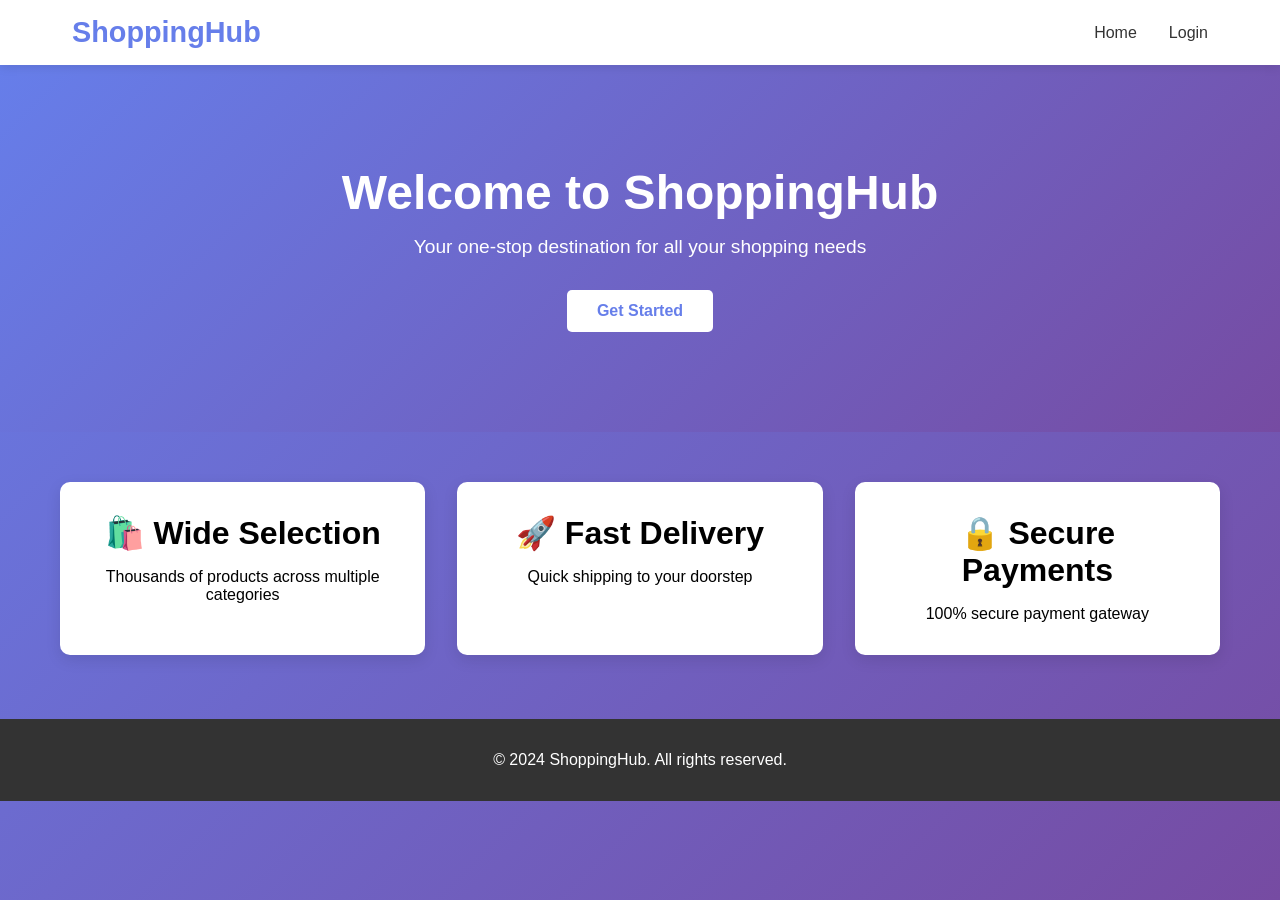
<file: index.html>
<!DOCTYPE html>
<html lang="en">
<head>
    <meta charset="UTF-8">
    <meta name="viewport" content="width=device-width, initial-scale=1.0">
    <title>E-Commerce Store</title>
    <link rel="stylesheet" href="css/style.css">
</head>
<body>
    <nav class="navbar">
        <div class="nav-container">
            <div class="logo">
                <h2>ShoppingHub</h2>
            </div>
            <ul class="nav-links">
                <li><a href="index.html">Home</a></li>
                <li><a href="login.html">Login</a></li>
            </ul>
        </div>
    </nav>

    <div class="hero">
        <div class="hero-content">
            <h1>Welcome to ShoppingHub</h1>
            <p>Your one-stop destination for all your shopping needs</p>
            <a href="login.html" class="cta-button">Get Started</a>
        </div>
    </div>

    <div class="features">
        <div class="feature-card">
            <h3>🛍️ Wide Selection</h3>
            <p>Thousands of products across multiple categories</p>
        </div>
        <div class="feature-card">
            <h3>🚀 Fast Delivery</h3>
            <p>Quick shipping to your doorstep</p>
        </div>
        <div class="feature-card">
            <h3>🔒 Secure Payments</h3>
            <p>100% secure payment gateway</p>
        </div>
    </div>

    <footer>
        <p>&copy; 2024 ShoppingHub. All rights reserved.</p>
    </footer>
</body>
</html>
</file>
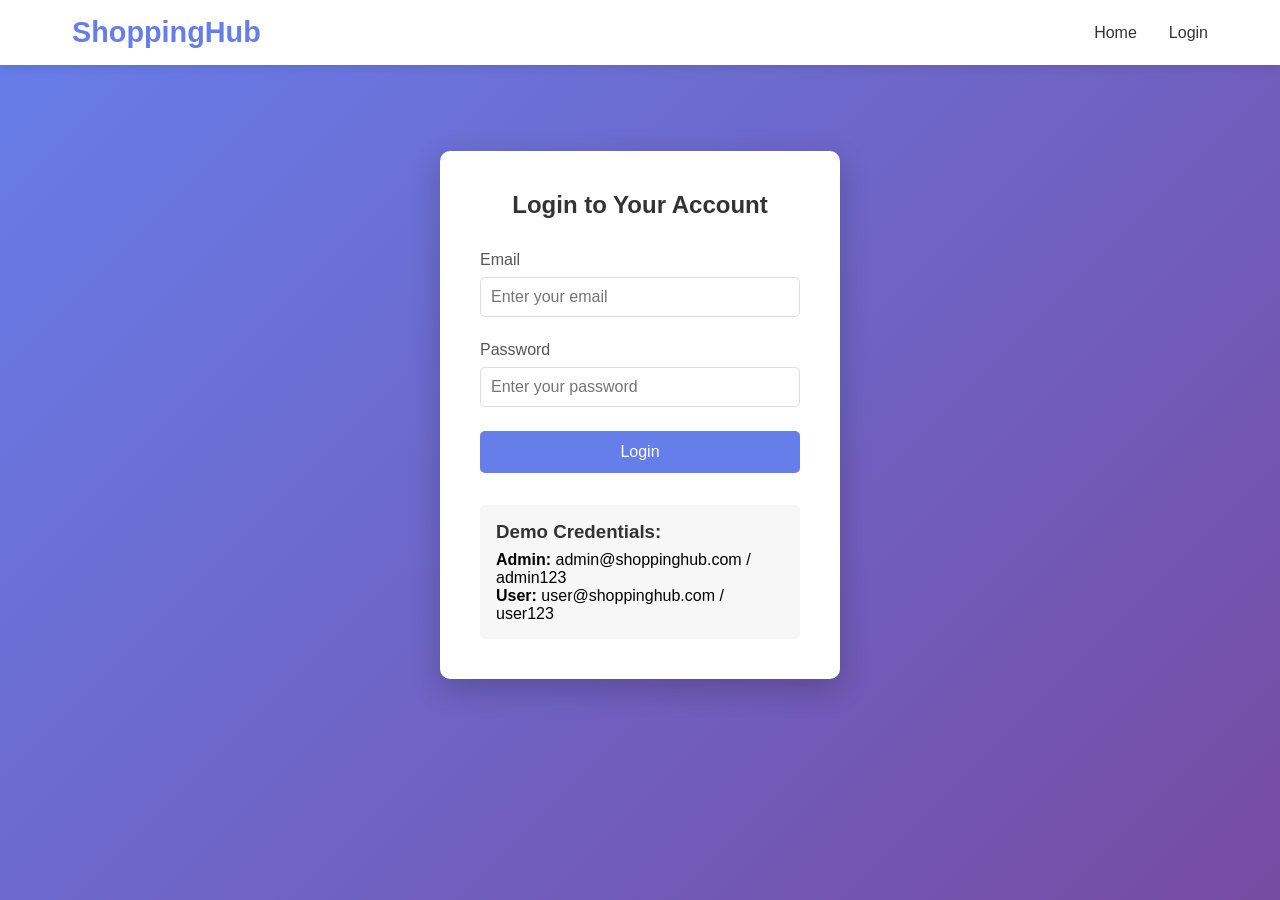
<file: admin-dashboard.html>
<!DOCTYPE html>
<html lang="en">
<head>
    <meta charset="UTF-8">
    <meta name="viewport" content="width=device-width, initial-scale=1.0">
    <title>Admin Dashboard - ShoppingHub</title>
    <link rel="stylesheet" href="css/style.css">
</head>
<body>
    <nav class="navbar">
        <div class="nav-container">
            <div class="logo">
                <h2>ShoppingHub - Admin Panel</h2>
            </div>
            <ul class="nav-links">
                <li><a href="#" onclick="showSection('products')">Products</a></li>
                <li><a href="#" onclick="showSection('orders')">Orders</a></li>
                <li><a href="#" onclick="showSection('users')">Users</a></li>
                <li><a href="login.html" onclick="logout()">Logout</a></li>
            </ul>
        </div>
    </nav>

    <div class="dashboard-container">
        <div id="productsSection" class="dashboard-section active">
            <h2>Manage Products</h2>
            <button class="add-btn" onclick="showAddProductForm()">+ Add New Product</button>
            
            <div id="addProductForm" class="modal" style="display:none">
                <div class="modal-content">
                    <span class="close" onclick="closeModal()">&times;</span>
                    <h3>Add New Product</h3>
                    <form id="productForm">
                        <input type="text" id="productName" placeholder="Product Name" required>
                        <input type="number" id="productPrice" placeholder="Price" required>
                        <input type="text" id="productCategory" placeholder="Category" required>
                        <textarea id="productDesc" placeholder="Description" rows="3"></textarea>
                        <button type="submit">Add Product</button>
                    </form>
                </div>
            </div>

            <div class="products-grid" id="adminProductsGrid"></div>
        </div>

        <div id="ordersSection" class="dashboard-section">
            <h2>All Orders</h2>
            <div class="orders-list" id="ordersList"></div>
        </div>

        <div id="usersSection" class="dashboard-section">
            <h2>Registered Users</h2>
            <div class="users-list" id="usersList"></div>
        </div>
    </div>

    <script src="data/products.js"></script>
    <script src="js/admin.js"></script>
</body>
</html>
</file>
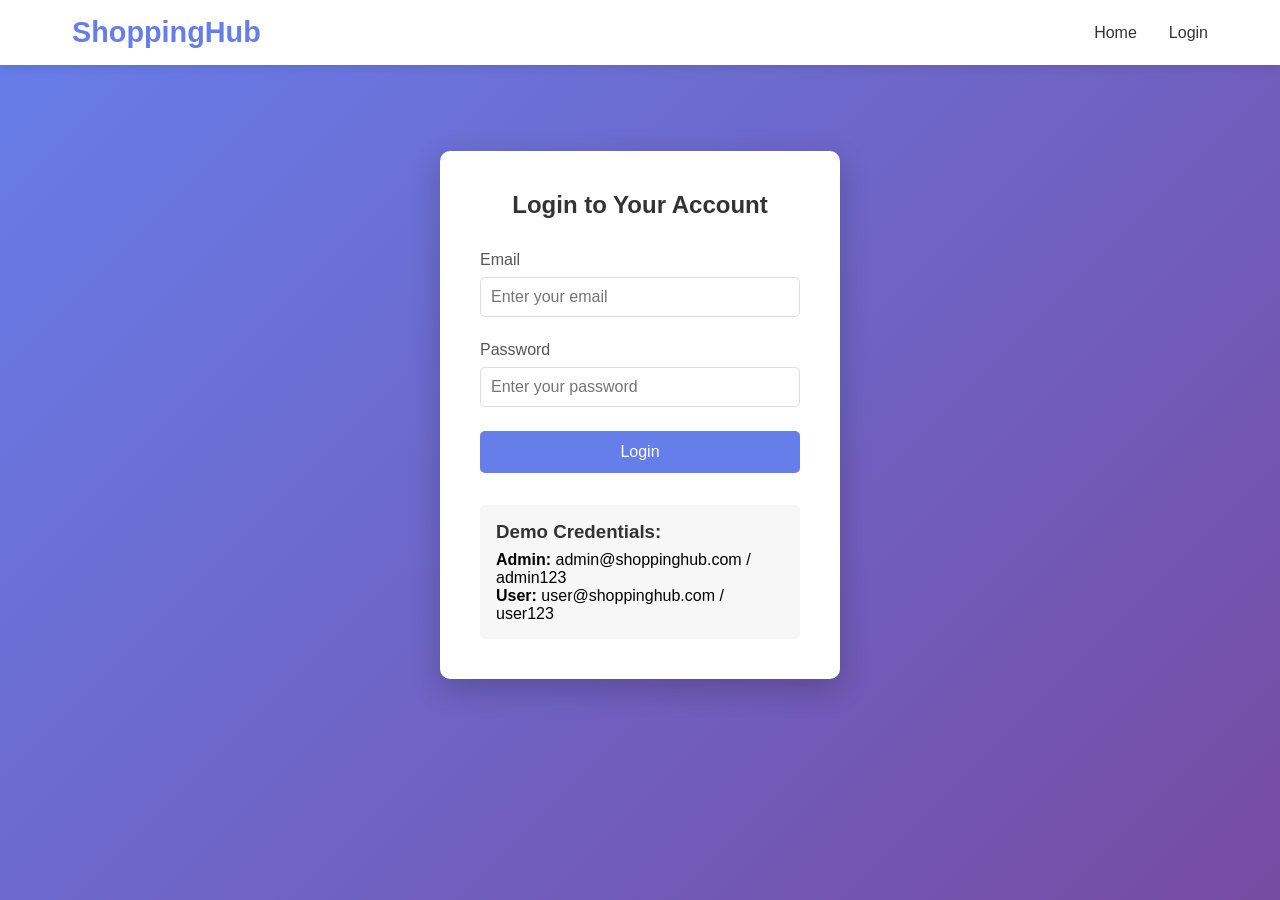
<file: login.html>
<!DOCTYPE html>
<html lang="en">
<head>
    <meta charset="UTF-8">
    <meta name="viewport" content="width=device-width, initial-scale=1.0">
    <title>Login - ShoppingHub</title>
    <link rel="stylesheet" href="css/style.css">
</head>
<body>
    <nav class="navbar">
        <div class="nav-container">
            <div class="logo">
                <h2>ShoppingHub</h2>
            </div>
            <ul class="nav-links">
                <li><a href="index.html">Home</a></li>
                <li><a href="login.html">Login</a></li>
            </ul>
        </div>
    </nav>

    <div class="login-container">
        <div class="login-card">
            <h2>Login to Your Account</h2>
            <form id="loginForm">
                <div class="input-group">
                    <label for="email">Email</label>
                    <input type="email" id="email" placeholder="Enter your email" required>
                </div>
                <div class="input-group">
                    <label for="password">Password</label>
                    <input type="password" id="password" placeholder="Enter your password" required>
                </div>
                <button type="submit" class="login-btn">Login</button>
            </form>
            <div id="errorMsg" class="error-message"></div>
            <div class="demo-info">
                <h3>Demo Credentials:</h3>
                <p><strong>Admin:</strong> admin@shoppinghub.com / admin123</p>
                <p><strong>User:</strong> user@shoppinghub.com / user123</p>
            </div>
        </div>
    </div>

    <script src="data/products.js"></script>
    <script src="js/auth.js"></script>
</body>
</html>
</file>
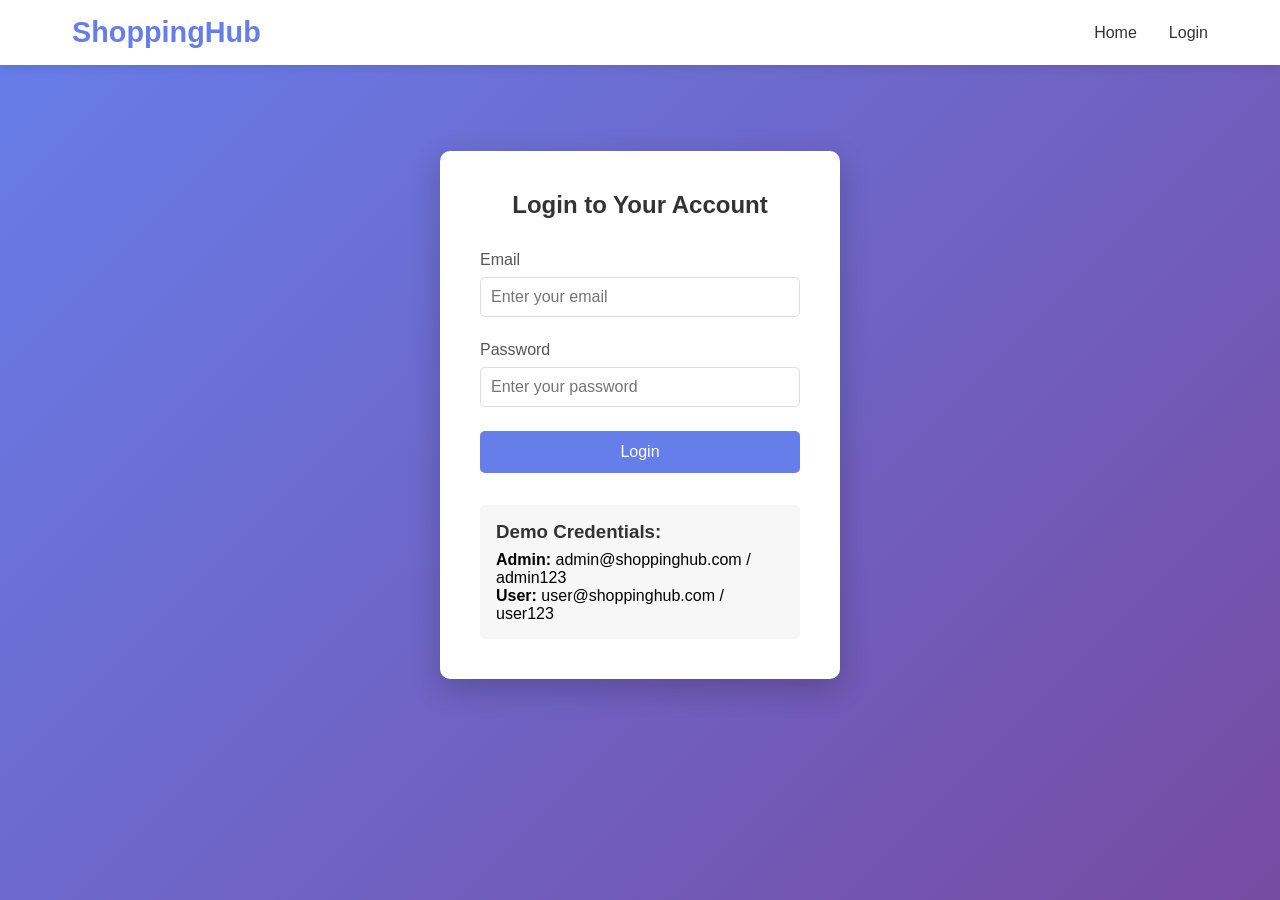
<file: user-dashboard.html>
<!DOCTYPE html>
<html lang="en">
<head>
    <meta charset="UTF-8">
    <meta name="viewport" content="width=device-width, initial-scale=1.0">
    <title>User Dashboard - ShoppingHub</title>
    <link rel="stylesheet" href="css/style.css">
</head>
<body>
    <nav class="navbar">
        <div class="nav-container">
            <div class="logo">
                <h2>ShoppingHub</h2>
            </div>
            <ul class="nav-links">
                <li><a href="#" onclick="showSection('products')">Products</a></li>
                <li><a href="#" onclick="showSection('cart')">Cart (<span id="cartCount">0</span>)</a></li>
                <li><a href="#" onclick="showSection('orders')">My Orders</a></li>
                <li><a href="login.html" onclick="logout()">Logout</a></li>
            </ul>
        </div>
    </nav>

    <div class="dashboard-container">
        <div id="productsSection" class="dashboard-section active">
            <h2>Our Products</h2>
            <div class="products-grid" id="userProductsGrid"></div>
        </div>

        <div id="cartSection" class="dashboard-section">
            <h2>Shopping Cart</h2>
            <div id="cartItems"></div>
            <div class="cart-summary">
                <h3>Total: $<span id="cartTotal">0</span></h3>
                <button class="checkout-btn" onclick="checkout()">Checkout</button>
            </div>
        </div>

        <div id="ordersSection" class="dashboard-section">
            <h2>My Order History</h2>
            <div id="userOrders"></div>
        </div>
    </div>

    <script src="data/products.js"></script>
    <script src="js/cart.js"></script>
    <script src="js/user.js"></script>
</body>
</html>
</file>
<file: css/style.css>
* {
    margin: 0;
    padding: 0;
    box-sizing: border-box;
}

body {
    font-family: 'Segoe UI', Tahoma, Geneva, Verdana, sans-serif;
    background: linear-gradient(135deg, #667eea 0%, #764ba2 100%);
    min-height: 100vh;
}

.navbar {
    background: white;
    box-shadow: 0 2px 10px rgba(0,0,0,0.1);
    position: sticky;
    top: 0;
    z-index: 1000;
}

.nav-container {
    max-width: 1200px;
    margin: 0 auto;
    padding: 1rem 2rem;
    display: flex;
    justify-content: space-between;
    align-items: center;
}

.logo h2 {
    color: #667eea;
    font-size: 1.8rem;
}

.nav-links {
    display: flex;
    list-style: none;
    gap: 2rem;
}

.nav-links a {
    text-decoration: none;
    color: #333;
    font-weight: 500;
    transition: color 0.3s;
}

.nav-links a:hover {
    color: #667eea;
}

.hero {
    background: linear-gradient(135deg, #667eea 0%, #764ba2 100%);
    padding: 100px 20px;
    text-align: center;
    color: white;
}

.hero-content h1 {
    font-size: 3rem;
    margin-bottom: 1rem;
}

.hero-content p {
    font-size: 1.2rem;
    margin-bottom: 2rem;
}

.cta-button {
    display: inline-block;
    padding: 12px 30px;
    background: white;
    color: #667eea;
    text-decoration: none;
    border-radius: 5px;
    font-weight: bold;
    transition: transform 0.3s;
}

.cta-button:hover {
    transform: translateY(-2px);
}

.features {
    max-width: 1200px;
    margin: 50px auto;
    display: grid;
    grid-template-columns: repeat(auto-fit, minmax(300px, 1fr));
    gap: 2rem;
    padding: 0 20px;
}

.feature-card {
    background: white;
    padding: 2rem;
    border-radius: 10px;
    text-align: center;
    box-shadow: 0 5px 15px rgba(0,0,0,0.1);
    transition: transform 0.3s;
}

.feature-card:hover {
    transform: translateY(-5px);
}

.feature-card h3 {
    font-size: 2rem;
    margin-bottom: 1rem;
}

.login-container {
    display: flex;
    justify-content: center;
    align-items: center;
    min-height: calc(100vh - 200px);
    padding: 2rem;
}

.login-card {
    background: white;
    padding: 2.5rem;
    border-radius: 10px;
    box-shadow: 0 10px 30px rgba(0,0,0,0.2);
    width: 100%;
    max-width: 400px;
}

.login-card h2 {
    text-align: center;
    color: #333;
    margin-bottom: 2rem;
}

.input-group {
    margin-bottom: 1.5rem;
}

.input-group label {
    display: block;
    margin-bottom: 0.5rem;
    color: #555;
}

.input-group input {
    width: 100%;
    padding: 10px;
    border: 1px solid #ddd;
    border-radius: 5px;
    font-size: 1rem;
}

.login-btn {
    width: 100%;
    padding: 12px;
    background: #667eea;
    color: white;
    border: none;
    border-radius: 5px;
    font-size: 1rem;
    cursor: pointer;
    transition: background 0.3s;
}

.login-btn:hover {
    background: #5a67d8;
}

.error-message {
    color: red;
    text-align: center;
    margin-top: 1rem;
}

.demo-info {
    margin-top: 2rem;
    padding: 1rem;
    background: #f7f7f7;
    border-radius: 5px;
}

.demo-info h3 {
    color: #333;
    margin-bottom: 0.5rem;
}

.dashboard-container {
    max-width: 1200px;
    margin: 2rem auto;
    padding: 0 20px;
}

.dashboard-section {
    display: none;
    animation: fadeIn 0.5s;
}

.dashboard-section.active {
    display: block;
}

@keyframes fadeIn {
    from {
        opacity: 0;
        transform: translateY(20px);
    }
    to {
        opacity: 1;
        transform: translateY(0);
    }
}

.dashboard-section h2 {
    color: white;
    margin-bottom: 2rem;
}

.products-grid {
    display: grid;
    grid-template-columns: repeat(auto-fill, minmax(280px, 1fr));
    gap: 1.5rem;
}

.product-card {
    background: white;
    border-radius: 10px;
    overflow: hidden;
    box-shadow: 0 5px 15px rgba(0,0,0,0.1);
    transition: transform 0.3s;
}

.product-card:hover {
    transform: translateY(-5px);
}

.product-info {
    padding: 1.5rem;
}

.product-info h3 {
    color: #333;
    margin-bottom: 0.5rem;
}

.product-price {
    font-size: 1.5rem;
    color: #667eea;
    font-weight: bold;
    margin: 0.5rem 0;
}

.product-category {
    color: #888;
    font-size: 0.9rem;
    margin-bottom: 1rem;
}

.add-to-cart-btn, .edit-btn, .delete-btn, .add-btn {
    padding: 8px 15px;
    border: none;
    border-radius: 5px;
    cursor: pointer;
    transition: all 0.3s;
}

.add-to-cart-btn {
    background: #667eea;
    color: white;
    width: 100%;
}

.add-to-cart-btn:hover {
    background: #5a67d8;
}

.edit-btn {
    background: #48bb78;
    color: white;
    margin-right: 10px;
}

.edit-btn:hover {
    background: #38a169;
}

.delete-btn {
    background: #f56565;
    color: white;
}

.delete-btn:hover {
    background: #e53e3e;
}

.add-btn {
    background: #48bb78;
    color: white;
    margin-bottom: 20px;
    font-size: 1rem;
    padding: 10px 20px;
}

.cart-item {
    background: white;
    padding: 1rem;
    margin-bottom: 1rem;
    border-radius: 10px;
    display: flex;
    justify-content: space-between;
    align-items: center;
    flex-wrap: wrap;
}

.cart-item-info h4 {
    color: #333;
    margin-bottom: 0.5rem;
}

.cart-item-controls {
    display: flex;
    gap: 10px;
    align-items: center;
}

.quantity-btn {
    padding: 5px 10px;
    background: #667eea;
    color: white;
    border: none;
    border-radius: 5px;
    cursor: pointer;
}

.remove-btn {
    padding: 5px 10px;
    background: #f56565;
    color: white;
    border: none;
    border-radius: 5px;
    cursor: pointer;
}

.cart-summary {
    background: white;
    padding: 1.5rem;
    border-radius: 10px;
    margin-top: 1rem;
    text-align: right;
}

.checkout-btn {
    padding: 12px 30px;
    background: #48bb78;
    color: white;
    border: none;
    border-radius: 5px;
    cursor: pointer;
    font-size: 1rem;
    margin-top: 1rem;
}

.checkout-btn:hover {
    background: #38a169;
}

.modal {
    position: fixed;
    top: 0;
    left: 0;
    width: 100%;
    height: 100%;
    background: rgba(0,0,0,0.5);
    display: flex;
    justify-content: center;
    align-items: center;
    z-index: 2000;
}

.modal-content {
    background: white;
    padding: 2rem;
    border-radius: 10px;
    width: 90%;
    max-width: 500px;
    position: relative;
}

.close {
    position: absolute;
    top: 10px;
    right: 20px;
    font-size: 2rem;
    cursor: pointer;
}

.close:hover {
    color: #f56565;
}

.modal-content input,
.modal-content textarea {
    width: 100%;
    padding: 10px;
    margin-bottom: 1rem;
    border: 1px solid #ddd;
    border-radius: 5px;
}

.orders-list, .users-list {
    background: white;
    border-radius: 10px;
    padding: 1rem;
}

.order-card, .user-card {
    background: #f7f7f7;
    padding: 1rem;
    margin-bottom: 1rem;
    border-radius: 5px;
}

footer {
    background: #333;
    color: white;
    text-align: center;
    padding: 2rem;
    margin-top: 4rem;
}

@media (max-width: 768px) {
    .nav-container {
        flex-direction: column;
        gap: 1rem;
    }
    
    .products-grid {
        grid-template-columns: 1fr;
    }
    
    .hero-content h1 {
        font-size: 2rem;
    }
    
    .cart-item {
        flex-direction: column;
        text-align: center;
        gap: 1rem;
    }
}
</file>
